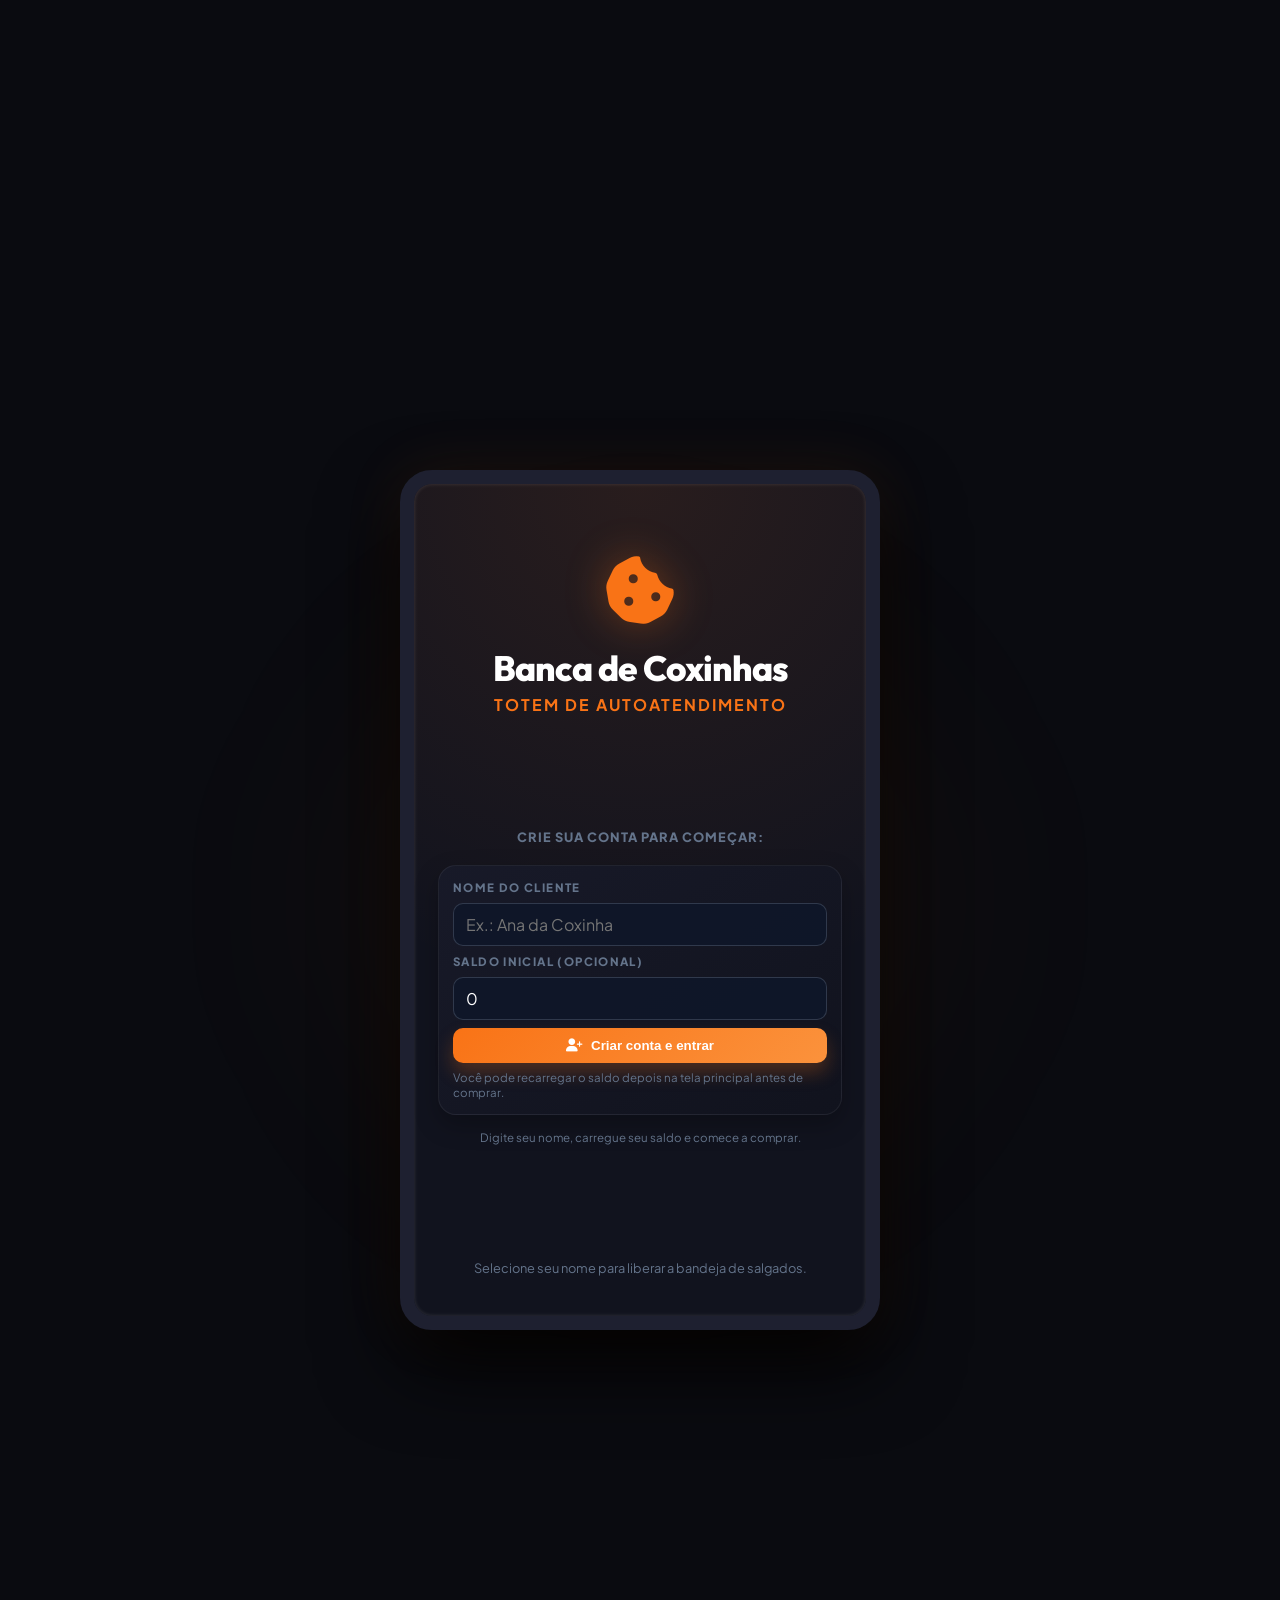
<file: src/main/resources/static/index.html>
<!DOCTYPE html>
<html lang="pt-BR">

<head>
    <meta charset="UTF-8">
    <meta name="viewport" content="width=device-width, initial-scale=1.0, maximum-scale=1.0, user-scalable=no">
    <title>Totem de Autoatendimento - Nota por Coxinha</title>
    <!-- Google Fonts -->
    <link rel="preconnect" href="https://fonts.googleapis.com">
    <link rel="preconnect" href="https://fonts.gstatic.com" crossorigin>
    <link href="https://fonts.googleapis.com/css2?family=Outfit:wght@400;600;700;800&family=Plus+Jakarta+Sans:wght@400;600;700;800&display=swap" rel="stylesheet">
    <!-- FontAwesome for Icons -->
    <link rel="stylesheet" href="https://cdnjs.cloudflare.com/ajax/libs/font-awesome/6.4.0/css/all.min.css">
    <!-- Custom Style Sheet -->
    <link rel="stylesheet" href="style.css">
</head>

<body>
    <!-- Background Ambient glow -->
    <div class="kiosk-ambient-glow"></div>

    <!-- MAIN KIOSK TERMINAL (TOTEM) -->
    <div class="kiosk-terminal">
        
        <!-- SCREEN 1: WELCOME & PROFILE LOGIN -->
        <div id="screen-welcome" class="kiosk-screen active">
            <div class="welcome-header">
                <i class="fa-solid fa-cookie-bite welcome-logo"></i>
                <h1>Banca de Coxinhas</h1>
                <p>Totem de Autoatendimento</p>
            </div>
            
            <div class="welcome-body">
                <p class="section-title">CRIE SUA CONTA PARA COMEÇAR:</p>
                <div class="welcome-card register-card">
                    <label for="cliente-nome">Nome do cliente</label>
                    <input id="cliente-nome" type="text" class="welcome-input" placeholder="Ex.: Ana da Coxinha" autocomplete="off">

                    <label for="cliente-saldo-inicial">Saldo inicial (opcional)</label>
                    <input id="cliente-saldo-inicial" type="number" min="0" step="0.01" class="welcome-input" value="0">

                    <button id="btn-cadastrar-cliente" class="btn-primary" onclick="cadastrarCliente()">
                        <i class="fa-solid fa-user-plus"></i> Criar conta e entrar
                    </button>
                    <p class="helper-text">Você pode recarregar o saldo depois na tela principal antes de comprar.</p>
                </div>

                <p class="helper-text">Digite seu nome, carregue seu saldo e comece a comprar.</p>
            </div>
            
            <div class="welcome-footer">
                <p>Selecione seu nome para liberar a bandeja de salgados.</p>
            </div>
        </div>

        <!-- SCREEN 2: MAIN MENU & CHECKOUT -->
        <div id="screen-menu" class="kiosk-screen">
            <!-- Totem Top Bar -->
            <header class="totem-topbar">
                <div class="totem-user">
                    <i class="fa-solid fa-user-circle avatar-icon"></i>
                    <div class="totem-user-info">
                        <span id="totem-client-name">Carregando...</span>
                        <span class="user-badge">Cliente Identificado</span>
                    </div>
                </div>
                <div class="topbar-actions">
                    <span id="api-status-chip" class="api-status-chip"><i class="fa-solid fa-wifi"></i> API conectando...</span>
                    <span class="mini-badge">Tempo real</span>
                    <button class="btn-logout" onclick="logoutCliente()">
                        <i class="fa-solid fa-right-from-bracket"></i> Sair
                    </button>
                </div>
            </header>

            <!-- Active Balance Widget -->
            <div class="totem-balance-card">
                <div class="balance-details">
                    <span class="balance-title">SEU CRÉDITO DISPONÍVEL</span>
                    <div class="balance-value">
                        <span class="currency">R$</span>
                        <span id="totem-client-balance">0,00</span>
                    </div>
                </div>
                <button class="btn-insert-cash" onclick="abrirRecargaModal()">
                    <i class="fa-solid fa-wallet"></i> Inserir Notas
                </button>
            </div>

            <!-- Scrollable Order Menu -->
            <div class="totem-menu-container">
                <div class="menu-tabs">
                    <button class="menu-tab-btn active" onclick="switchKioskSection('menu')">
                        <i class="fa-solid fa-utensils"></i> Cardápio
                    </button>
                    <button class="menu-tab-btn" onclick="switchKioskSection('history')">
                        <i class="fa-solid fa-receipt"></i> Meus Pedidos
                    </button>
                    <button class="menu-tab-btn" onclick="switchKioskSection('audit')">
                        <i class="fa-solid fa-chart-line"></i> Auditoria
                    </button>
                </div>

                <!-- SECTION A: CARDAPIO (VITRINE) -->
                <div id="kiosk-section-menu" class="kiosk-section active">
                    <div class="strategy-selector-kiosk">
                        <span>Estratégia de Preço:</span>
                        <select id="select-strategy" class="select-premium" onchange="carregarCardapio()">
                            <option value="REGULAR">Preço Normal (Regular)</option>
                            <option value="HAPPY_HOUR">Happy Hour (10% OFF)</option>
                        </select>
                    </div>

                    <div id="coxinhas-list" class="coxinhas-list-kiosk">
                        <!-- Cards das coxinhas dinâmicas -->
                    </div>
                </div>

                <!-- SECTION B: HISTÓRICO DE PEDIDOS ATIVOS (PARA ESTORNO) -->
                <div id="kiosk-section-history" class="kiosk-section">
                    <div class="section-title-wrapper">
                        <h3>Pedidos Efetuados</h3>
                        <p>Toque em "Estornar" para desfazer a operação</p>
                    </div>
                    <div id="historico-pedidos-list" class="kiosk-orders-list">
                        <!-- Pedidos do cliente -->
                    </div>
                    <div id="empty-history" class="empty-state">
                        <i class="fa-solid fa-receipt"></i>
                        <p>Nenhum pedido efetuado por você ainda.</p>
                    </div>
                </div>

                <!-- SECTION C: AUDITORIA GERAL (PARA O PROFESSOR) -->
                <div id="kiosk-section-audit" class="kiosk-section">
                    <div class="audit-subtabs">
                        <button id="subtab-financeiro" class="audit-subtab-btn active" onclick="switchAuditSubtab('financeiro')">
                            Lançamentos Financeiros
                        </button>
                        <button id="subtab-estoque" class="audit-subtab-btn" onclick="switchAuditSubtab('estoque')">
                            Movimentação de Estoque
                        </button>
                    </div>
                    
                    <div id="kiosk-audit-financeiro" class="audit-timeline active">
                        <!-- Timeline financeira -->
                    </div>
                    <div id="kiosk-audit-estoque" class="audit-timeline">
                        <!-- Timeline de estoque -->
                    </div>
                </div>

            </div>
        </div>

    </div>

    <!-- INSERT NOTES MODAL (SELF-SERVICE BILL ACCEPTOR SIMULATOR) -->
    <div id="recarga-modal" class="modal">
        <div class="modal-content glassmorphism">
            <div class="modal-header">
                <h2>Aceitador de Cédulas</h2>
                <span class="close-btn" onclick="fecharRecargaModal()">&times;</span>
            </div>
            <div class="modal-body">
                <p class="modal-instruction">Insira notas físicas no caixa eletrônico para converter em saldo:</p>
                <div class="notes-grid">
                    <button class="note-btn note-2" onclick="inserirNota(2)">R$ 2</button>
                    <button class="note-btn note-5" onclick="inserirNota(5)">R$ 5</button>
                    <button class="note-btn note-10" onclick="inserirNota(10)">R$ 10</button>
                    <button class="note-btn note-20" onclick="inserirNota(20)">R$ 20</button>
                    <button class="note-btn note-50" onclick="inserirNota(50)">R$ 50</button>
                    <button class="note-btn note-100" onclick="inserirNota(100)">R$ 100</button>
                    <button class="note-btn note-200" onclick="inserirNota(200)">R$ 200</button>
                </div>
            </div>
            <div class="modal-footer">
                <p><i class="fa-solid fa-circle-info"></i> O sistema simula a transação e atualiza o saldo na hora.</p>
            </div>
        </div>
    </div>

    <!-- TOAST NOTIFICATIONS -->
    <div id="toast" class="toast"></div>

    <script src="app.js"></script>
</body>
</html>
</file>
<file: src/main/resources/static/style.css>
/* ESTILOS GERAIS */
:root {
    --bg-kiosk: #0a0b10;
    --bg-screen: #11131e;
    --bg-card: #181a29;
    --bg-card-hover: #1f2238;
    --border-color: rgba(255, 255, 255, 0.06);
    
    --text-main: #f8fafc;
    --text-sub: #64748b;
    --text-muted: #475569;
    
    --color-orange: #f97316; /* Amber/Coxinha */
    --color-orange-glow: rgba(249, 115, 22, 0.35);
    --color-green: #10b981; /* Dinheiro/Saldo */
    --color-green-glow: rgba(16, 185, 129, 0.3);
    --color-red: #ef4444; /* Estorno/Cancelar */
    --color-red-glow: rgba(239, 68, 68, 0.35);
    --color-blue: #3b82f6; /* Auditoria */
    
    --font-primary: 'Plus Jakarta Sans', -apple-system, sans-serif;
    --font-display: 'Outfit', -apple-system, sans-serif;
    --transition: all 0.25s cubic-bezier(0.4, 0, 0.2, 1);
}

* {
    margin: 0;
    padding: 0;
    box-sizing: border-box;
    user-select: none;
    -webkit-tap-highlight-color: transparent;
}

body {
    background-color: var(--bg-kiosk);
    color: var(--text-main);
    font-family: var(--font-primary);
    min-height: 200vh;
    display: flex;
    justify-content: center;
    align-items: center;
    overflow: hidden;
    position: relative;
}

/* Ambient glow para simular iluminação de totem */
.kiosk-ambient-glow {
    position: absolute;
    width: 800px;
    height: 800px;
    border-radius: 50%;
    background: radial-gradient(circle, rgba(249, 115, 22, 0.08) 0%, transparent 70%);
    top: 50%;
    left: 50%;
    transform: translate(-50%, -50%);
    z-index: -1;
    filter: blur(80px);
}

/* TOTEM DE AUTOATENDIMENTO (MOCKUP FÍSICO) */
.kiosk-terminal {
    width: 480px;
    height: 860px;
    border-radius: 32px;
    border: 14px solid #1e2030; /* Moldura do totem */
    background-color: var(--bg-screen);
    position: relative;
    box-shadow: 0 35px 80px rgba(0, 0, 0, 0.95), 
                0 0 60px rgba(249, 115, 22, 0.1),
                inset 0 0 4px rgba(255, 255, 255, 0.15);
    overflow: hidden;
    display: flex;
    flex-direction: column;
    z-index: 10;
}

/* Telas do Totem */
.kiosk-screen {
    display: none;
    flex-direction: column;
    width: 100%;
    height: 100%;
    overflow: hidden;
}
.kiosk-screen.active {
    display: flex;
}

/* 1. SCREEN DE BOAS VINDAS (WELCOME) */
#welcome-clients-list {
    max-height: 270px;
    overflow-y: auto;
}

.welcome-card {
    background: linear-gradient(145deg, rgba(24, 26, 41, 0.98), rgba(17, 19, 30, 0.98));
    border: 1px solid var(--border-color);
    border-radius: 18px;
    padding: 14px;
    box-shadow: 0 10px 24px rgba(0, 0, 0, 0.25);
    display: flex;
    flex-direction: column;
    gap: 8px;
    text-align: left;
}

.welcome-card label {
    font-size: 0.72rem;
    text-transform: uppercase;
    letter-spacing: 0.12em;
    color: var(--text-sub);
    font-weight: 800;
}

.welcome-input {
    width: 100%;
    border: 1px solid rgba(148, 163, 184, 0.25);
    background: rgba(15, 23, 42, 0.9);
    color: #fff;
    border-radius: 10px;
    padding: 10px 12px;
    font: inherit;
}

.btn-primary {
    display: inline-flex;
    align-items: center;
    justify-content: center;
    gap: 8px;
    border: none;
    border-radius: 10px;
    background: linear-gradient(135deg, #f97316, #fb923c);
    color: #fff;
    padding: 10px 12px;
    font-weight: 800;
    cursor: pointer;
    box-shadow: 0 10px 18px rgba(249, 115, 22, 0.25);
}

.helper-text {
    color: var(--text-sub);
    font-size: 0.72rem;
    line-height: 1.25;
}

.divider-line {
    color: var(--text-sub);
    font-size: 0.72rem;
    text-transform: uppercase;
    letter-spacing: 0.18em;
}

#screen-welcome {
    justify-content: space-between;
    padding: 40px 24px;
    text-align: center;
    background: radial-gradient(circle at top, rgba(249, 115, 22, 0.1) 0%, transparent 60%);
}
.welcome-header {
    margin-top: 30px;
}
.welcome-logo {
    font-size: 4.5rem;
    color: var(--color-orange);
    filter: drop-shadow(0 0 20px var(--color-orange-glow));
    margin-bottom: 20px;
    animation: pulseLogo 3s infinite alternate;
}
.welcome-header h1 {
    font-family: var(--font-display);
    font-size: 2.2rem;
    font-weight: 800;
    color: #fff;
    letter-spacing: -1px;
}
.welcome-header p {
    font-size: 1rem;
    color: var(--color-orange);
    font-weight: 700;
    letter-spacing: 2px;
    text-transform: uppercase;
    margin-top: 4px;
}
.welcome-body {
    flex: 1;
    display: flex;
    flex-direction: column;
    justify-content: center;
    gap: 16px;
    margin: 40px 0;
}
.section-title {
    font-size: 0.8rem;
    font-weight: 800;
    color: var(--text-sub);
    letter-spacing: 1px;
    margin-bottom: 4px;
}
.welcome-clients {
    display: flex;
    flex-direction: column;
    gap: 12px;
}
.btn-client-select {
    background-color: var(--bg-card);
    border: 1px solid var(--border-color);
    padding: 22px;
    border-radius: 16px;
    color: #fff;
    font-family: var(--font-primary);
    font-size: 1.1rem;
    font-weight: 700;
    cursor: pointer;
    display: flex;
    align-items: center;
    justify-content: space-between;
    box-shadow: 0 4px 10px rgba(0, 0, 0, 0.2);
    transition: var(--transition);
}
.btn-client-select i {
    color: var(--color-orange);
    font-size: 1.25rem;
    transition: var(--transition);
}
.btn-client-select:active {
    transform: scale(0.96);
    background-color: var(--bg-card-hover);
    border-color: var(--color-orange);
}
.btn-client-select:active i {
    transform: translateX(4px);
}
.welcome-footer {
    color: var(--text-sub);
    font-size: 0.8rem;
}

/* 2. MENU PRINCIPAL (SCREEN MENU) */
.topbar-actions {
    display: flex;
    align-items: center;
    gap: 10px;
}

.api-status-chip {
    display: inline-flex;
    align-items: center;
    gap: 6px;
    border-radius: 999px;
    border: 1px solid rgba(148, 163, 184, 0.35);
    padding: 6px 10px;
    font-size: 0.68rem;
    font-weight: 700;
    color: #dbeafe;
    background: rgba(15, 23, 42, 0.9);
}
.api-status-chip.offline {
    color: #fecaca;
    border-color: rgba(248, 113, 113, 0.35);
    background: rgba(127, 29, 29, 0.25);
}

.mini-badge {
    display: inline-flex;
    align-items: center;
    gap: 6px;
    border: 1px solid rgba(148, 163, 184, 0.2);
    border-radius: 999px;
    padding: 4px 8px;
    color: #cbd5e1;
    font-size: 0.62rem;
    font-weight: 700;
    text-transform: uppercase;
    letter-spacing: 0.12em;
    background: rgba(15, 23, 42, 0.85);
    justify-content: space-between;
    align-items: center;
    background: rgba(0,0,0,0.1);
}
.totem-user {
    display: flex;
    align-items: center;
    gap: 10px;
}
.avatar-icon {
    font-size: 2.2rem;
    color: var(--color-orange);
}
.totem-user-info {
    display: flex;
    flex-direction: row;
}
.totem-user-info span:first-child {
    font-weight: 700;
    font-size: 1rem;
    color: #fff;
}
.user-badge {
    font-size: 0.65rem;
    font-weight: 700;
    color: var(--color-orange);
    text-transform: uppercase;
}
.btn-logout {
    background: transparent;
    border: 1px solid var(--border-color);
    color: var(--text-sub);
    padding: 6px 12px;
    border-radius: 8px;
    cursor: pointer;
    font-size: 0.75rem;
    font-weight: 700;
    display: flex;
    align-items: center;
    gap: 6px;
    transition: var(--transition);
}
.btn-logout:active {
    background: rgba(239, 68, 68, 0.1);
    color: var(--color-red);
    border-color: var(--color-red);
}

/* CARTÃO DE SALDO (DESTACADO) */
.totem-balance-card {
    background: linear-gradient(135deg, #181a29 0%, #1e1b4b 100%);
    margin: 16px;
    border-radius: 16px;
    padding: 16px;
    display: flex;
    justify-content: space-between;
    align-items: center;
    border: 1px solid var(--border-color);
    box-shadow: 0 8px 20px rgba(0,0,0,0.3);
}
.balance-details {
    display: flex;
    flex-direction: column;
}
.balance-title {
    font-size: 0.65rem;
    font-weight: 800;
    color: var(--text-sub);
    letter-spacing: 0.5px;
}
.balance-value {
    font-family: var(--font-display);
    font-size: 1.8rem;
    font-weight: 800;
    color: var(--color-green);
    filter: drop-shadow(0 0 10px var(--color-green-glow));
    margin-top: 2px;
}
.balance-value .currency {
    font-size: 0.95rem;
    margin-right: 2px;
    vertical-align: super;
}
.btn-insert-cash {
    background: var(--color-green);
    color: #fff;
    border: none;
    padding: 12px 16px;
    border-radius: 10px;
    font-weight: 700;
    font-size: 0.8rem;
    cursor: pointer;
    box-shadow: 0 4px 12px var(--color-green-glow);
    display: flex;
    align-items: center;
    gap: 6px;
    transition: var(--transition);
}
.btn-insert-cash:active {
    transform: scale(0.96);
    background: #059669;
}

/* CONTAINER DO MENU COM TABS */
.totem-menu-container {
    flex: 1;
    display: flex;
    flex-direction: column;
    overflow: hidden;
}
.menu-tabs {
    display: grid;
    grid-template-columns: 1fr 1fr 1fr;
    border-bottom: 1px solid var(--border-color);
    background: rgba(0,0,0,0.15);
}
.menu-tab-btn {
    background: transparent;
    border: none;
    color: var(--text-sub);
    padding: 14px;
    cursor: pointer;
    font-weight: 700;
    font-size: 0.85rem;
    display: flex;
    align-items: center;
    justify-content: center;
    gap: 6px;
    transition: var(--transition);
    border-bottom: 3px solid transparent;
}
.menu-tab-btn.active {
    color: var(--color-orange);
    border-bottom-color: var(--color-orange);
    background: rgba(249, 115, 22, 0.03);
}

/* SECTIONS */
.kiosk-section {
    display: none;
    flex-direction: column;
    flex: 1;
    overflow-y: auto;
    padding: 16px;
}
.kiosk-section.active {
    display: flex;
}

/* Vitrine de Preços */
.strategy-selector-kiosk {
    display: flex;
    justify-content: space-between;
    align-items: center;
    background: rgba(255,255,255,0.02);
    padding: 10px 14px;
    border-radius: 10px;
    border: 1px solid var(--border-color);
    margin-bottom: 14px;
    font-size: 0.8rem;
    font-weight: 700;
}
.select-premium {
    background: #181a29;
    border: 1px solid var(--border-color);
    color: #fff;
    padding: 4px 8px;
    border-radius: 6px;
    font-family: var(--font-primary);
    font-weight: 700;
    outline: none;
    cursor: pointer;
}

/* LISTA DE SALGADOS (TOTEM CARDS) */
.coxinhas-list-kiosk {
    display: flex;
    flex-direction: column;
    gap: 12px;
}
.coxinha-totem-card {
    background-color: var(--bg-card);
    border: 1px solid var(--border-color);
    border-radius: 16px;
    padding: 16px;
    display: flex;
    align-items: center;
    justify-content: space-between;
    transition: var(--transition);
}
.coxinha-card-left {
    display: flex;
    align-items: center;
    gap: 12px;
}
.coxinha-img-circle {
    width: 50px;
    height: 50px;
    border-radius: 12px;
    background: rgba(249, 115, 22, 0.1);
    border: 1px solid rgba(249, 115, 22, 0.2);
    display: flex;
    align-items: center;
    justify-content: center;
    position: relative;
}
.coxinha-img-circle i {
    font-size: 1.4rem;
    color: var(--color-orange);
}
.totem-stock-badge {
    position: absolute;
    top: -6px;
    right: -6px;
    font-size: 0.55rem;
    font-weight: 800;
    padding: 2px 5px;
    border-radius: 5px;
    background: #0f172a;
    color: var(--text-sub);
    border: 1px solid var(--border-color);
}
.totem-stock-badge.low {
    background: var(--color-red-glow);
    color: var(--color-red);
    border-color: rgba(239, 68, 68, 0.25);
}
.coxinha-card-details h3 {
    font-size: 0.95rem;
    font-weight: 700;
    color: #fff;
    text-transform: capitalize;
}
.coxinha-card-details .price {
    font-family: var(--font-display);
    font-size: 1.15rem;
    font-weight: 800;
    color: #fff;
    margin-top: 2px;
}
.coxinha-card-right {
    display: flex;
    align-items: center;
    gap: 8px;
}
.quantity-control {
    display: flex;
    align-items: center;
    background: rgba(0,0,0,0.2);
    border-radius: 8px;
    border: 1px solid var(--border-color);
    padding: 3px;
}
.qty-input {
    width: 30px;
    text-align: center;
    background: transparent;
    border: none;
    color: #fff;
    font-weight: 700;
    font-size: 0.85rem;
    outline: none;
}
.btn-qty {
    background: transparent;
    border: none;
    color: var(--text-sub);
    width: 26px;
    height: 26px;
    display: flex;
    align-items: center;
    justify-content: center;
    font-size: 0.8rem;
    cursor: pointer;
    border-radius: 6px;
    transition: var(--transition);
}
.btn-qty:active {
    background: rgba(255,255,255,0.05);
    color: #fff;
}
.btn-buy-totem {
    background: var(--color-orange);
    color: #fff;
    border: none;
    width: 38px;
    height: 38px;
    border-radius: 8px;
    display: flex;
    align-items: center;
    justify-content: center;
    cursor: pointer;
    box-shadow: 0 4px 10px var(--color-orange-glow);
    transition: var(--transition);
}
.btn-buy-totem:active {
    transform: scale(0.92);
    background: #ea580c;
}
.btn-buy-totem:disabled {
    background: rgba(255,255,255,0.04);
    color: var(--text-muted);
    box-shadow: none;
    cursor: not-allowed;
}

/* HISTORICO DE PEDIDOS (AUTO-CAIXA LIST) */
.section-title-wrapper {
    margin-bottom: 12px;
}
.section-title-wrapper h3 {
    font-size: 1rem;
    font-weight: 700;
    color: #fff;
}
.section-title-wrapper p {
    font-size: 0.72rem;
    color: var(--text-sub);
}
.kiosk-orders-list {
    display: flex;
    flex-direction: column;
    gap: 10px;
}
.kiosk-order-card {
    background: var(--bg-card);
    border: 1px solid var(--border-color);
    padding: 12px;
    border-radius: 12px;
    display: flex;
    justify-content: space-between;
    align-items: center;
}
.kiosk-order-info {
    display: flex;
    flex-direction: column;
    gap: 2px;
}
.kiosk-order-title {
    font-weight: 700;
    font-size: 0.85rem;
    color: #fff;
}
.kiosk-order-meta {
    font-size: 0.68rem;
    color: var(--text-sub);
}
.kiosk-order-right {
    display: flex;
    flex-direction: column;
    align-items: flex-end;
    gap: 6px;
}
.kiosk-order-value {
    font-family: var(--font-display);
    font-weight: 800;
    font-size: 0.95rem;
    color: #fff;
}
.btn-estorno-totem {
    background: transparent;
    border: 1px solid rgba(239, 68, 68, 0.3);
    color: var(--color-red);
    padding: 4px 8px;
    font-size: 0.68rem;
    font-weight: 700;
    border-radius: 6px;
    cursor: pointer;
    transition: var(--transition);
}
.btn-estorno-totem:active {
    background: var(--color-red-glow);
}

.empty-state {
    display: flex;
    flex-direction: column;
    align-items: center;
    justify-content: center;
    gap: 10px;
    padding: 60px 0;
    color: var(--text-sub);
    text-align: center;
}
.empty-state i {
    font-size: 2.2rem;
    color: var(--text-muted);
}
.empty-state p {
    font-size: 0.8rem;
    max-width: 240px;
    line-height: 1.4;
}

.welcome-empty-state {
    border: 1px dashed rgba(148, 163, 184, 0.25);
    border-radius: 18px;
    padding: 18px;
    background: rgba(15, 23, 42, 0.35);
    background: rgba(0,0,0,0.2);
    padding: 4px;
    border-radius: 8px;
    border: 1px solid var(--border-color);
    margin-bottom: 12px;
}
.audit-subtab-btn {
    background: transparent;
    border: none;
    color: var(--text-sub);
    padding: 6px;
    font-size: 0.72rem;
    font-weight: 700;
    border-radius: 6px;
    cursor: pointer;
    transition: var(--transition);
}
.audit-subtab-btn.active {
    background: var(--bg-card);
    color: #fff;
}
.audit-timeline {
    display: none;
    flex-direction: column;
    gap: 8px;
}
.audit-timeline.active {
    display: flex;
}
.timeline-item {
    background: rgba(255, 255, 255, 0.01);
    border: 1px solid rgba(255, 255, 255, 0.02);
    padding: 10px 12px;
    border-radius: 8px;
    display: flex;
    justify-content: space-between;
    align-items: center;
    font-size: 0.75rem;
}
.timeline-left {
    display: flex;
    flex-direction: column;
    gap: 1px;
}
.timeline-title {
    font-weight: 700;
    color: #fff;
}
.timeline-time {
    font-size: 0.65rem;
    color: var(--text-sub);
}
.timeline-value {
    font-family: var(--font-display);
    font-weight: 800;
}
.text-success { color: var(--color-green); }
.text-danger { color: var(--color-red); }

/* ACEITADOR DE CÉDULAS MODAL (BOTTOM SHEET EFFECT) */
.modal {
    display: none;
    position: absolute;
    z-index: 100;
    left: 0;
    top: 0;
    width: 100%;
    height: 100%;
    background-color: rgba(0, 0, 0, 0.7);
    backdrop-filter: blur(4px);
    align-items: flex-end; /* Slide up bottom sheet */
}
.modal-content {
    background-color: #10111a;
    border-top: 1px solid var(--border-color);
    border-top-left-radius: 24px;
    border-top-right-radius: 24px;
    width: 100%;
    padding: 20px 20px 30px 20px;
    box-shadow: 0 -8px 30px rgba(0, 0, 0, 0.5);
    animation: slideUp 0.3s cubic-bezier(0.16, 1, 0.3, 1);
}
.modal-header {
    display: flex;
    justify-content: space-between;
    align-items: center;
    margin-bottom: 12px;
}
.modal-header h2 {
    font-family: var(--font-display);
    font-size: 1.15rem;
    color: #fff;
}
.close-btn {
    font-size: 1.3rem;
    color: var(--text-sub);
    cursor: pointer;
}
.modal-instruction {
    font-size: 0.75rem;
    color: var(--text-sub);
    margin-bottom: 16px;
}
.notes-grid {
    display: grid;
    grid-template-columns: repeat(2, 1fr);
    gap: 8px;
}
.note-btn {
    padding: 12px;
    font-family: var(--font-display);
    font-size: 1rem;
    font-weight: 800;
    border-radius: 10px;
    border: none;
    cursor: pointer;
    color: #fff;
    text-shadow: 0 1px 3px rgba(0, 0, 0, 0.4);
    box-shadow: 0 4px 8px rgba(0,0,0,0.2);
    transition: var(--transition);
}
.note-btn:active {
    transform: scale(0.95);
}
.note-2 { background: #334155; }
.note-5 { background: #0284c7; }
.note-10 { background: #dc2626; }
.note-20 { background: #ca8a04; color: #000; text-shadow: none; }
.note-50 { background: #6d28d9; }
.note-100 { background: #047857; }
.note-200 { background: #b45309; }

.modal-footer {
    text-align: center;
    font-size: 0.65rem;
    color: var(--text-sub);
    margin-top: 16px;
    border-top: 1px solid var(--border-color);
    padding-top: 12px;
}

/* NOTIFICATION TOAST */
.toast {
    visibility: hidden;
    background-color: #181a29;
    border: 1px solid var(--border-color);
    color: #fff;
    font-size: 0.8rem;
    font-weight: 700;
    border-radius: 12px;
    padding: 12px 16px;
    position: absolute;
    z-index: 1000;
    bottom: 24px;
    left: 20px;
    right: 20px;
    box-shadow: 0 10px 25px rgba(0, 0, 0, 0.5);
    display: flex;
    align-items: center;
    gap: 8px;
    transform: translateY(15px);
    opacity: 0;
    transition: opacity 0.25s, transform 0.25s;
}
.toast.show {
    visibility: visible;
    opacity: 1;
    transform: translateY(0);
}
.toast.success { border-left: 4px solid var(--color-green); }
.toast.error { border-left: 4px solid var(--color-red); }

/* ANIMATIONS */
@keyframes pulseLogo {
    0% {
        transform: scale(1);
        filter: drop-shadow(0 0 10px var(--color-orange-glow));
    }
    100% {
        transform: scale(1.04);
        filter: drop-shadow(0 0 25px var(--color-orange-glow));
    }
}
@keyframes slideUp {
    from { transform: translateY(100%); }
    to { transform: translateY(0); }
}

/* RESPONSIVIDADE PARA CELULAR (TELA COMPLETA) */
@media (max-width: 480px) {
    body {
        align-items: flex-start;
        background-color: var(--bg-screen);
    }
    .kiosk-terminal {
        width: 100vw;
        height: 100vh;
        border: none;
        border-radius: 0;
        box-shadow: none;
    }
}
</file>
